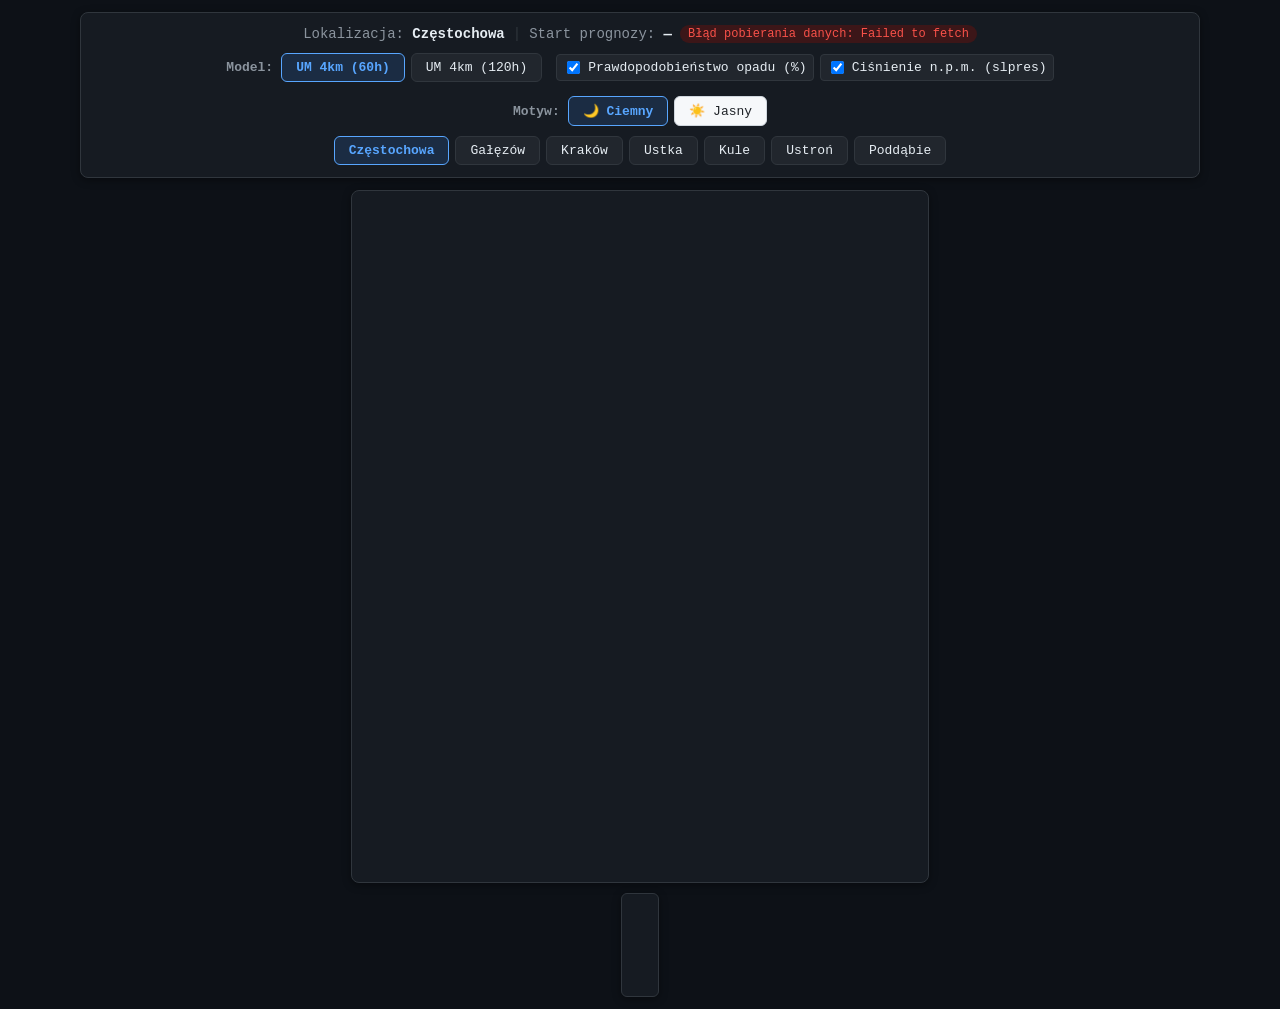
<file: index.html>
<!DOCTYPE html>
<html lang="pl" data-theme="dark">
<head>
    <meta charset="utf-8">
    <title>ICM Meteo</title>
    <meta name="viewport" content="width=device-width, initial-scale=1">
    <meta name="description" content="Meteo ICM weather view for selected cities">
    <meta name="author" content="Johny Kvsky">
    <script>
        (function() {
            var theme = 'dark';
            try {
                var saved = localStorage.getItem('meteo_theme');
                if (saved === 'light' || saved === 'dark') theme = saved;
            } catch (e) {}
            document.documentElement.setAttribute('data-theme', theme);
        })();
    </script>
    <link rel="stylesheet" href="./css/style.css">
</head>
<body>
    <div class="container">
        <header class="top-bar">
            <div class="status-row">
                <span>Lokalizacja: <strong id="currentCityLabel">Częstochowa</strong></span>
                <span class="sep">|</span>
                <span>Start prognozy: <strong id="meteoHour">—</strong></span>
                <span id="statusBadge" class="status-badge"></span>
            </div>

            <div class="controls-row">
                <div class="control-group" role="group" aria-label="Model siatki">
                    <span class="control-label">Model:</span>
                    <button type="button" id="model-um4_60" class="btn btn-model active" data-model="um4_60">UM 4km (60h)</button>
                    <button type="button" id="model-um4_120" class="btn btn-model" data-model="um4_120">UM 4km (120h)</button>
                </div>

                <div class="control-group">
                    <label class="checkbox-label" title="Pokaż/ukryj zielone liczby prawdopodobieństwa opadu (%) na dole wykresu opadów">
                        <input type="checkbox" id="togglePrecipProb" checked>
                        <span>Prawdopodobieństwo opadu (%)</span>
                    </label>
                    <label class="checkbox-label" title="Przełącz między ciśnieniem na poziomie morza (slpres, jak w starym ICM) a ciśnieniem na poziomie terenu (trpres, jak w nowym ICM)">
                        <input type="checkbox" id="toggleSeaLevelPres" checked>
                        <span>Ciśnienie n.p.m. (slpres)</span>
                    </label>
                </div>

                <div class="control-group" role="group" aria-label="Motyw strony">
                    <span class="control-label">Motyw:</span>
                    <button type="button" id="theme-dark" class="btn btn-theme active" data-theme="dark">🌙 Ciemny</button>
                    <button type="button" id="theme-light" class="btn btn-theme" data-theme="light">☀️ Jasny</button>
                </div>
            </div>

            <div class="cities-row">
                <div class="city-group">
                    <button type="button" class="btn btn-city active" data-city="czestochowa">Częstochowa</button>
                    <button type="button" class="btn btn-city" data-city="galezow">Gałęzów</button>
                    <button type="button" class="btn btn-city" data-city="krakow">Kraków</button>
                    <button type="button" class="btn btn-city" data-city="ustka">Ustka</button>
                    <button type="button" class="btn btn-city" data-city="kule">Kule</button>
                    <button type="button" class="btn btn-city" data-city="ustron">Ustroń</button>
                    <button type="button" class="btn btn-city" data-city="poddabie">Poddąbie</button>
                </div>
            </div>
        </header>

        <main class="meteogram-wrapper">
            <div class="canvas-scroll">
                <canvas id="meteogramCanvas" width="560" height="675"></canvas>
            </div>
        </main>
        <div id="hoverReadout" class="hover-readout">&nbsp;</div>
    </div>

    <script src="./js/scripts.js"></script>
</body>
</html>
</file>
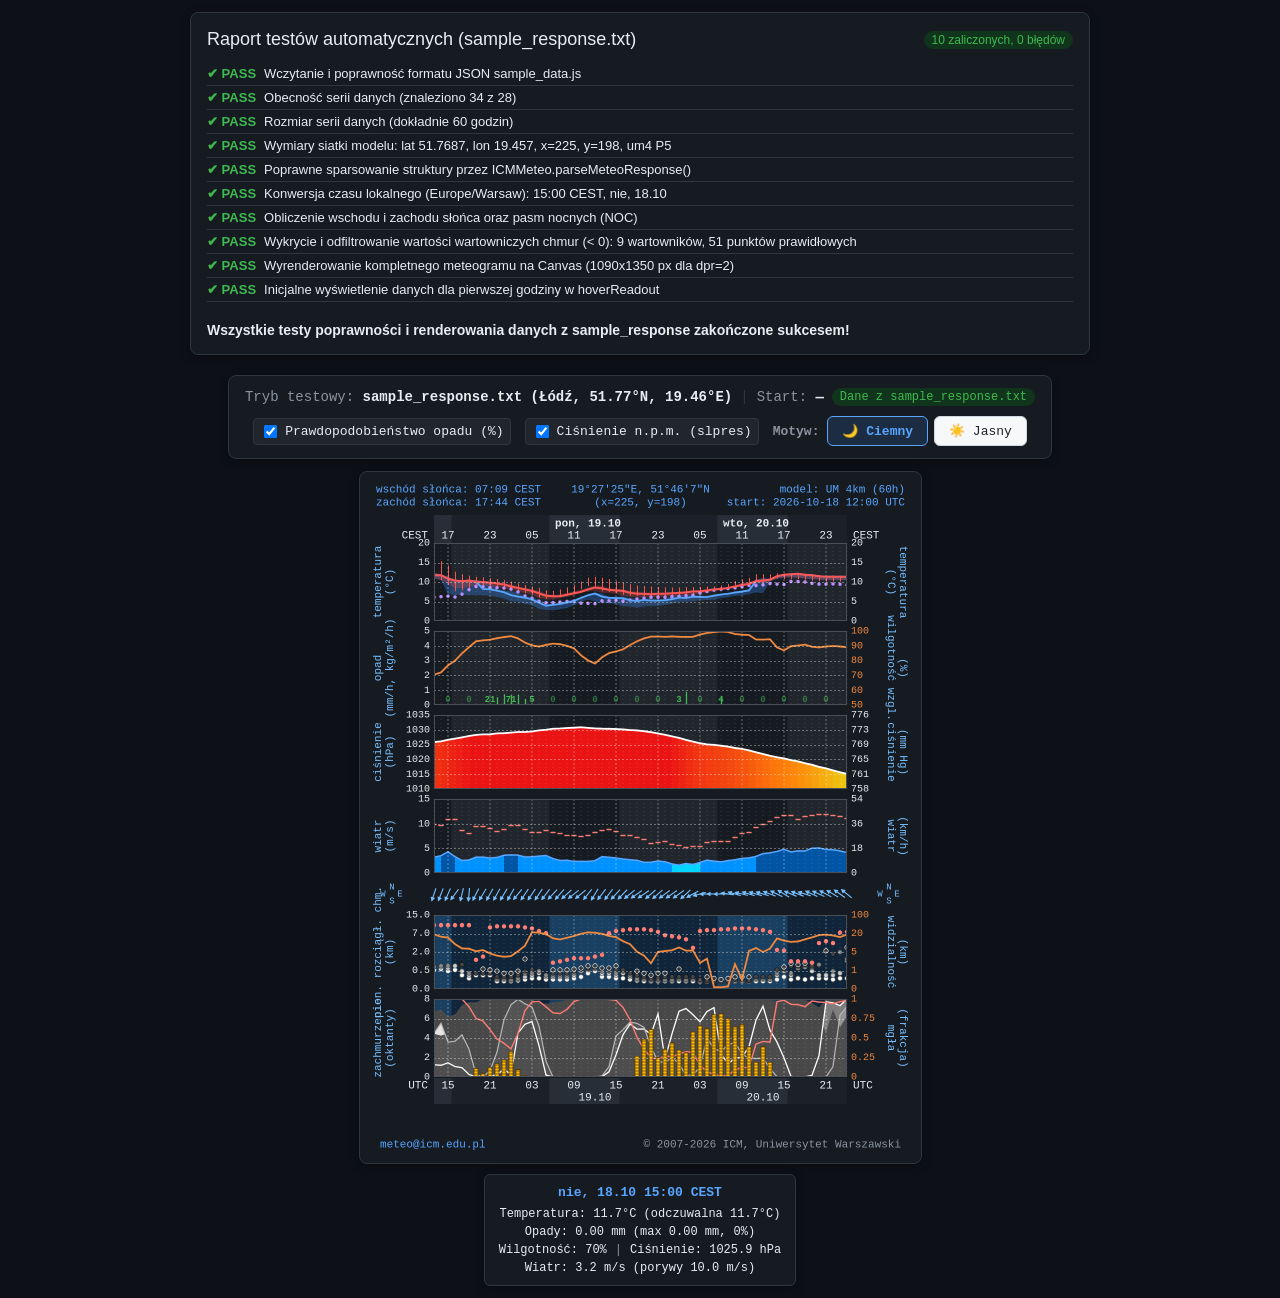
<file: test/test_render.html>
<!DOCTYPE html>
<html lang="pl" data-theme="dark">
<head>
    <meta charset="utf-8">
    <title>ICM Meteo - Testy Renderowania Sample</title>
    <meta name="viewport" content="width=device-width, initial-scale=1">
    <script>
        (function() {
            var theme = 'dark';
            try {
                var saved = localStorage.getItem('meteo_theme');
                if (saved === 'light' || saved === 'dark') theme = saved;
            } catch (e) {}
            document.documentElement.setAttribute('data-theme', theme);
        })();
    </script>
    <link rel="stylesheet" href="../css/style.css">
    <style>
        .test-box {
            background: var(--card-bg);
            border: 1px solid var(--border);
            color: var(--text);
            border-radius: 8px;
            padding: 16px;
            max-width: 900px;
            margin: 0 auto 20px auto;
            text-align: left;
            font-family: -apple-system, BlinkMacSystemFont, "Segoe UI", Roboto, sans-serif;
            box-shadow: var(--card-shadow);
        }
        .test-title {
            margin: 0 0 12px 0;
            font-size: 18px;
            color: var(--text);
            display: flex;
            justify-content: space-between;
            align-items: center;
        }
        .test-list {
            list-style: none;
            padding: 0;
            margin: 0;
            font-size: 13px;
        }
        .test-item {
            padding: 4px 0;
            display: flex;
            align-items: center;
            gap: 8px;
            border-bottom: 1px solid var(--border);
        }
        .test-pass {
            color: #1a7f37;
            font-weight: bold;
        }
        [data-theme="dark"] .test-pass {
            color: #3fb950;
        }
        .test-fail {
            color: #cf222e;
            font-weight: bold;
        }
        [data-theme="dark"] .test-fail {
            color: #f85149;
        }
        .test-desc {
            color: var(--text);
        }
        .test-summary {
            margin-top: 10px;
            padding-top: 10px;
            font-weight: 600;
            font-size: 14px;
        }
        .badge-count {
            background: #dafbe1;
            color: #1a7f37;
            padding: 2px 8px;
            border-radius: 10px;
            font-size: 12px;
        }
        [data-theme="dark"] .badge-count {
            background: #11341c;
            color: #3fb950;
        }
    </style>
</head>
<body>
    <div class="container">
        <div class="test-box">
            <div class="test-title">
                <span>Raport testów automatycznych (sample_response.txt)</span>
                <span id="testBadge" class="badge-count">Uruchamianie...</span>
            </div>
            <ul id="testResults" class="test-list"></ul>
            <div id="testSummary" class="test-summary"></div>
        </div>

        <div class="top-bar">
            <div class="status-row">
                <span>Tryb testowy: <strong>sample_response.txt (Łódź, 51.77°N, 19.46°E)</strong></span>
                <span class="sep">|</span>
                <span>Start: <strong id="meteoHour">—</strong></span>
                <span id="statusBadge" class="status-badge ok">Dane z sample_response.txt</span>
            </div>
            <div class="controls-row">
                <label class="checkbox-label">
                    <input type="checkbox" id="togglePrecipProb" checked>
                    <span>Prawdopodobieństwo opadu (%)</span>
                </label>
                <label class="checkbox-label">
                    <input type="checkbox" id="toggleSeaLevelPres" checked>
                    <span>Ciśnienie n.p.m. (slpres)</span>
                </label>
                <div class="control-group" role="group" aria-label="Motyw strony">
                    <span class="control-label">Motyw:</span>
                    <button type="button" id="theme-dark" class="btn btn-theme active" data-theme="dark">🌙 Ciemny</button>
                    <button type="button" id="theme-light" class="btn btn-theme" data-theme="light">☀️ Jasny</button>
                </div>
            </div>
        </div>

        <main class="meteogram-wrapper">
            <div class="canvas-scroll">
                <canvas id="meteogramCanvas" width="560" height="675"></canvas>
            </div>
        </main>
        <div id="hoverReadout" class="hover-readout">&nbsp;</div>
    </div>

    <script src="./sample_data.js"></script>
    <script src="../js/scripts.js"></script>
    <script>
    (async function () {
        const resultsEl = document.getElementById('testResults');
        const summaryEl = document.getElementById('testSummary');
        const badgeEl = document.getElementById('testBadge');

        let passed = 0;
        let failed = 0;

        function recordTest(desc, pass, err) {
            const li = document.createElement('li');
            li.className = 'test-item';
            li.innerHTML = pass
                ? `<span class="test-pass">✔ PASS</span> <span class="test-desc">${desc}</span>`
                : `<span class="test-fail">✖ FAIL</span> <span class="test-desc">${desc}: ${err || ''}</span>`;
            resultsEl.appendChild(li);
            if (pass) passed++; else failed++;
        }

        let raw = window.SAMPLE_METEO_RESPONSE;
        recordTest('Wczytanie i poprawność formatu JSON sample_data.js', !!(raw && raw.data));
        if (!raw || !raw.data) return;

        const d = raw.data;
        const seriesCount = Object.keys(d).length;
        recordTest(`Obecność serii danych (znaleziono ${seriesCount} z 28)`, seriesCount >= 28);
        recordTest('Rozmiar serii danych (dokładnie 60 godzin)', d.airtmp_point && d.airtmp_point.data.length === 60);
        recordTest('Wymiary siatki modelu: lat 51.7687, lon 19.457, x=225, y=198, um4 P5',
            d.airtmp_point.point.lat === 51.7687 && d.airtmp_point.point.row === 198);

        const parsed = ICMMeteo.parseMeteoResponse(raw);
        recordTest('Poprawne sparsowanie struktury przez ICMMeteo.parseMeteoResponse()', !!parsed && parsed.count === 60);

        const wt0 = parsed.warsawTimes[0];
        recordTest(`Konwersja czasu lokalnego (Europe/Warsaw): ${wt0.hour}:00 ${wt0.tzName}, ${wt0.dateLabel}`, wt0.hour === 15 && wt0.tzName === 'CEST');

        const sun = parsed.sunTimes;
        recordTest('Obliczenie wschodu i zachodu słońca oraz pasm nocnych (NOC)', !!(sun && sun.sunriseSec && sun.sunsetSec));

        const sentinels = parsed.cldbse65.filter(v => v < 0);
        const validCld = parsed.cldbse65.filter(v => v >= 0);
        recordTest(`Wykrycie i odfiltrowanie wartości wartowniczych chmur (< 0): ${sentinels.length} wartowników, ${validCld.length} punktów prawidłowych`, sentinels.length > 0 && validCld.length > 0);

        // Render to canvas
        ICMMeteo.state.parsed = parsed;
        ICMMeteo.renderMeteogram();
        ICMMeteo.updateReadout(0);
        const canvas = document.getElementById('meteogramCanvas');
        recordTest(`Wyrenderowanie kompletnego meteogramu na Canvas (${canvas.width}x${canvas.height} px dla dpr=2)`, canvas.width > 0 && canvas.height > 0);

        const readoutEl = document.getElementById('hoverReadout');
        recordTest('Inicjalne wyświetlenie danych dla pierwszej godziny w hoverReadout', readoutEl && readoutEl.textContent.includes('Temperatura:'));

        badgeEl.textContent = `${passed} zaliczonych, ${failed} błędów`;
        badgeEl.className = failed === 0 ? 'badge-count' : 'status-badge fallback';
        summaryEl.textContent = failed === 0
            ? 'Wszystkie testy poprawności i renderowania danych z sample_response zakończone sukcesem!'
            : `Wykryto ${failed} błędów w testach!`;
    })();
    </script>
</body>
</html>
</file>
<file: css/style.css>
:root, [data-theme="dark"] {
    --bg: #0d1117;
    --card-bg: #161b22;
    --border: #30363d;
    --text: #e6edf3;
    --muted: #8b949e;
    --primary: #58a6ff;
    --primary-bg: rgba(56, 139, 253, 0.15);
    --btn-bg: #21262d;
    --btn-hover: #30363d;
    --card-shadow: 0 2px 8px rgba(0, 0, 0, 0.4);
}

[data-theme="light"] {
    --bg: #f6f8fa;
    --card-bg: #ffffff;
    --border: #d0d7de;
    --text: #1f2328;
    --muted: #57606a;
    --primary: #0969da;
    --primary-bg: #ddf4ff;
    --btn-bg: #f6f8fa;
    --btn-hover: #eaeef2;
    --card-shadow: 0 1px 3px rgba(0, 0, 0, 0.04);
}

* {
    box-sizing: border-box;
}

body {
    margin: 0;
    padding: 12px;
    font-family: ui-monospace, Menlo, Consolas, "Liberation Mono", monospace;
    background-color: var(--bg);
    color: var(--text);
    text-align: center;
}

.container {
    max-width: 1120px;
    margin: 0 auto;
}

.top-bar {
    background: var(--card-bg);
    border: 1px solid var(--border);
    border-radius: 8px;
    padding: 12px 16px;
    margin-bottom: 12px;
    display: inline-flex;
    flex-direction: column;
    gap: 10px;
    align-items: center;
    box-shadow: var(--card-shadow);
}

.status-row {
    font-size: 14px;
    color: var(--muted);
    display: flex;
    flex-wrap: wrap;
    gap: 8px;
    align-items: center;
    justify-content: center;
}

.status-row strong {
    color: var(--text);
}

.sep {
    color: var(--border);
}

.status-badge {
    font-size: 12px;
    padding: 2px 8px;
    border-radius: 12px;
    font-weight: 500;
}

.status-badge.loading {
    background: #fff8c5;
    color: #9a6700;
}

.status-badge.ok {
    background: #dafbe1;
    color: #1a7f37;
}

.status-badge.fallback {
    background: #ffebe9;
    color: #cf222e;
}

[data-theme="dark"] .status-badge.loading {
    background: #3d2c00;
    color: #e3b341;
}

[data-theme="dark"] .status-badge.ok {
    background: #11341c;
    color: #3fb950;
}

[data-theme="dark"] .status-badge.fallback {
    background: #3c1618;
    color: #f85149;
}

.controls-row {
    display: flex;
    flex-wrap: wrap;
    gap: 14px;
    align-items: center;
    justify-content: center;
    font-size: 13px;
}

.control-group {
    display: inline-flex;
    flex-wrap: wrap;
    gap: 6px;
    align-items: center;
}

.control-label {
    font-weight: 600;
    color: var(--muted);
    margin-right: 2px;
}

.checkbox-label {
    display: inline-flex;
    align-items: center;
    gap: 5px;
    cursor: pointer;
    user-select: none;
    padding: 3px 6px;
    border-radius: 4px;
    background: var(--btn-bg);
    color: var(--text);
    border: 1px solid var(--border);
}

.checkbox-label:hover {
    background: var(--btn-hover);
}

.cities-row {
    display: flex;
    flex-direction: column;
    gap: 6px;
    align-items: center;
}

.city-group {
    display: flex;
    flex-wrap: wrap;
    gap: 6px;
    justify-content: center;
}

.btn {
    appearance: none;
    font-family: inherit;
    background: var(--btn-bg);
    border: 1px solid var(--border);
    border-radius: 6px;
    padding: 6px 14px;
    font-size: 13px;
    font-weight: 500;
    color: var(--text);
    cursor: pointer;
    transition: background-color 0.12s, border-color 0.12s, color 0.12s;
}

.btn:hover {
    background: var(--btn-hover);
}

.btn.active {
    background: var(--primary-bg);
    border-color: var(--primary);
    color: var(--primary);
    font-weight: 600;
}

.btn-sample {
    font-style: italic;
}

.meteogram-wrapper {
    position: relative;
    display: block;
    width: fit-content;
    margin: 0 auto;
    max-width: 100%;
    background: var(--card-bg);
    border: 1px solid var(--border);
    border-radius: 8px;
    padding: 8px;
    box-shadow: var(--card-shadow);
}

.canvas-scroll {
    overflow-x: auto;
    max-width: 100%;
}

[data-theme="dark"] .canvas-scroll::-webkit-scrollbar {
    height: 8px;
}

[data-theme="dark"] .canvas-scroll::-webkit-scrollbar-track {
    background: #161b22;
}

[data-theme="dark"] .canvas-scroll::-webkit-scrollbar-thumb {
    background: #30363d;
    border-radius: 4px;
}

#meteogramCanvas {
    display: block;
    margin: 0 auto;
    cursor: crosshair;
}

.hover-readout {
    display: block;
    clear: both;
    margin: 10px auto 0 auto;
    width: fit-content;
    max-width: 580px;
    font-size: 13px;
    font-family: inherit;
    color: var(--text);
    background: var(--card-bg);
    border: 1px solid var(--border);
    border-radius: 6px;
    padding: 8px 14px;
    min-height: 104px;
    box-shadow: var(--card-shadow);
    word-break: break-word;
    text-align: center;
    line-height: 1.5;
}

.hover-readout .readout-time {
    font-weight: 600;
    color: var(--primary);
    margin-bottom: 2px;
}

.hover-readout .readout-row {
    font-size: 12px;
    color: var(--text);
}

.hover-readout .readout-sep {
    color: var(--muted);
    margin: 0 8px;
}
</file>
